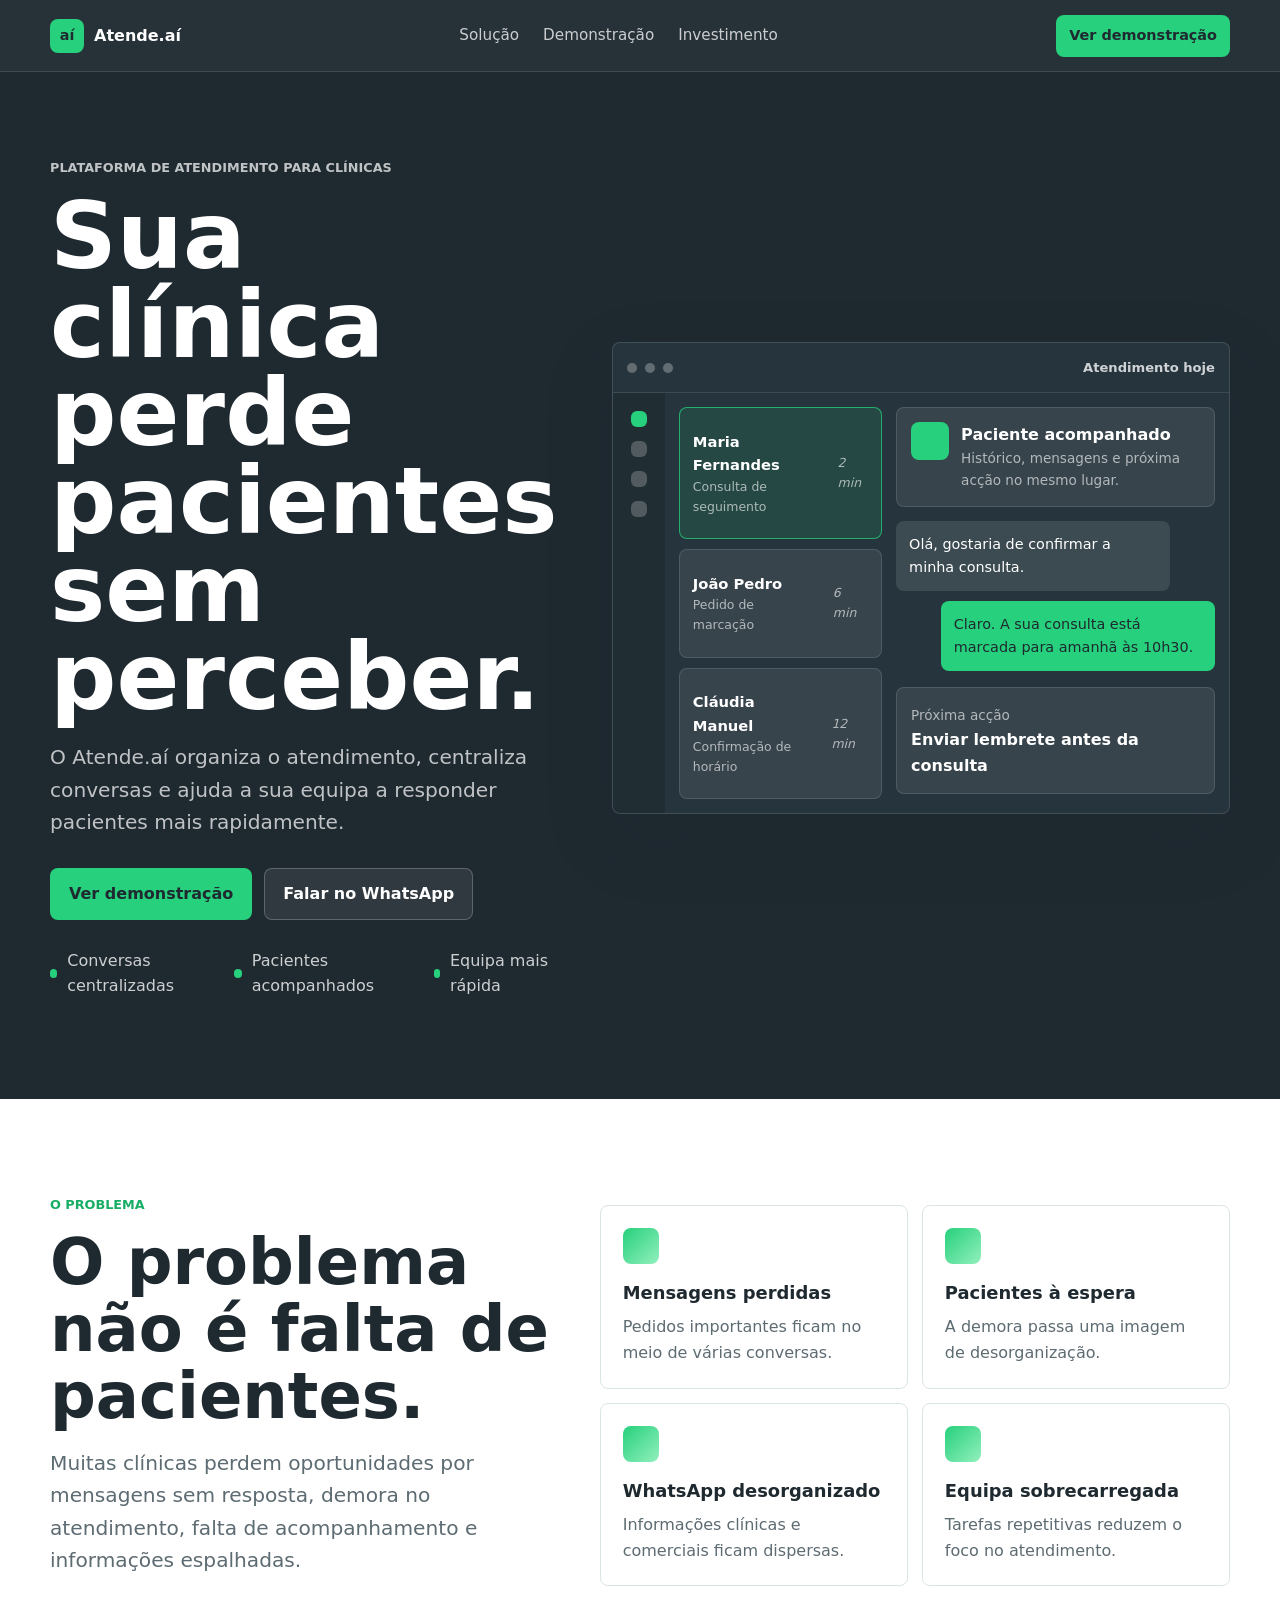
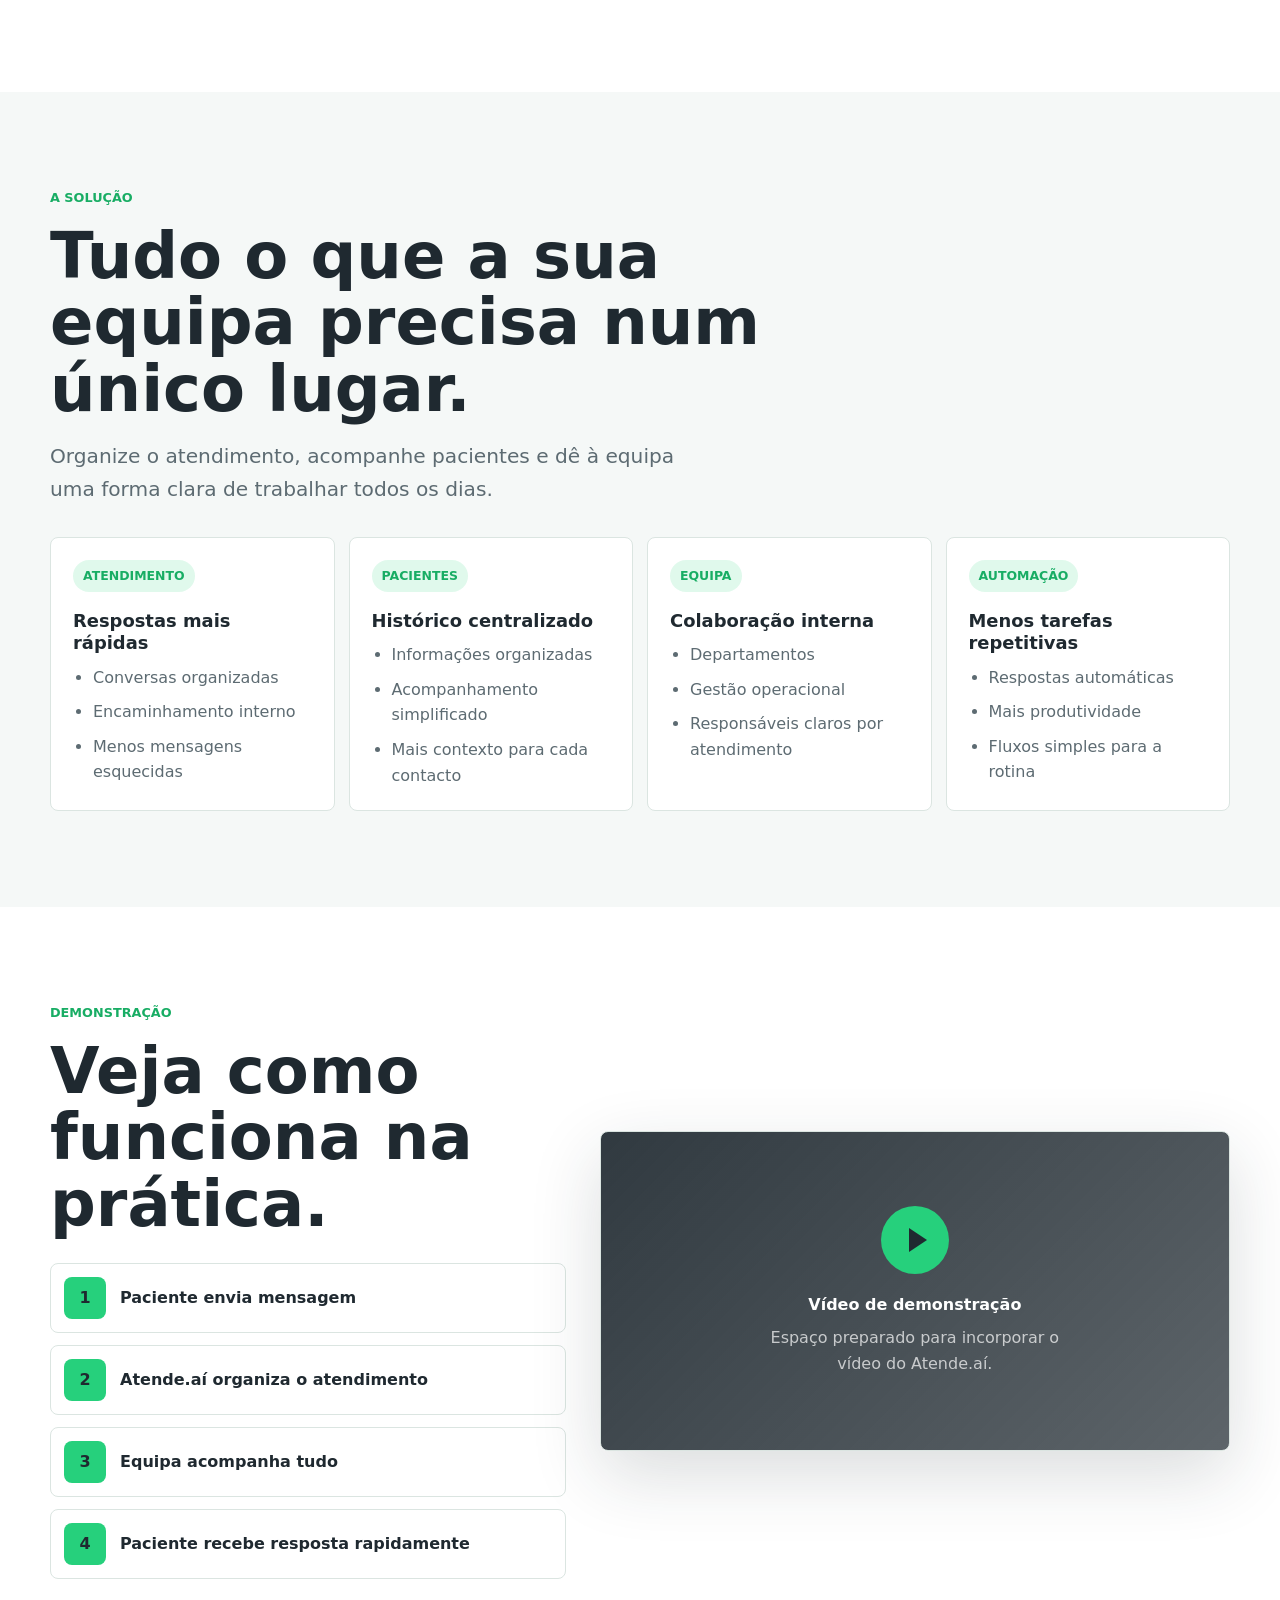
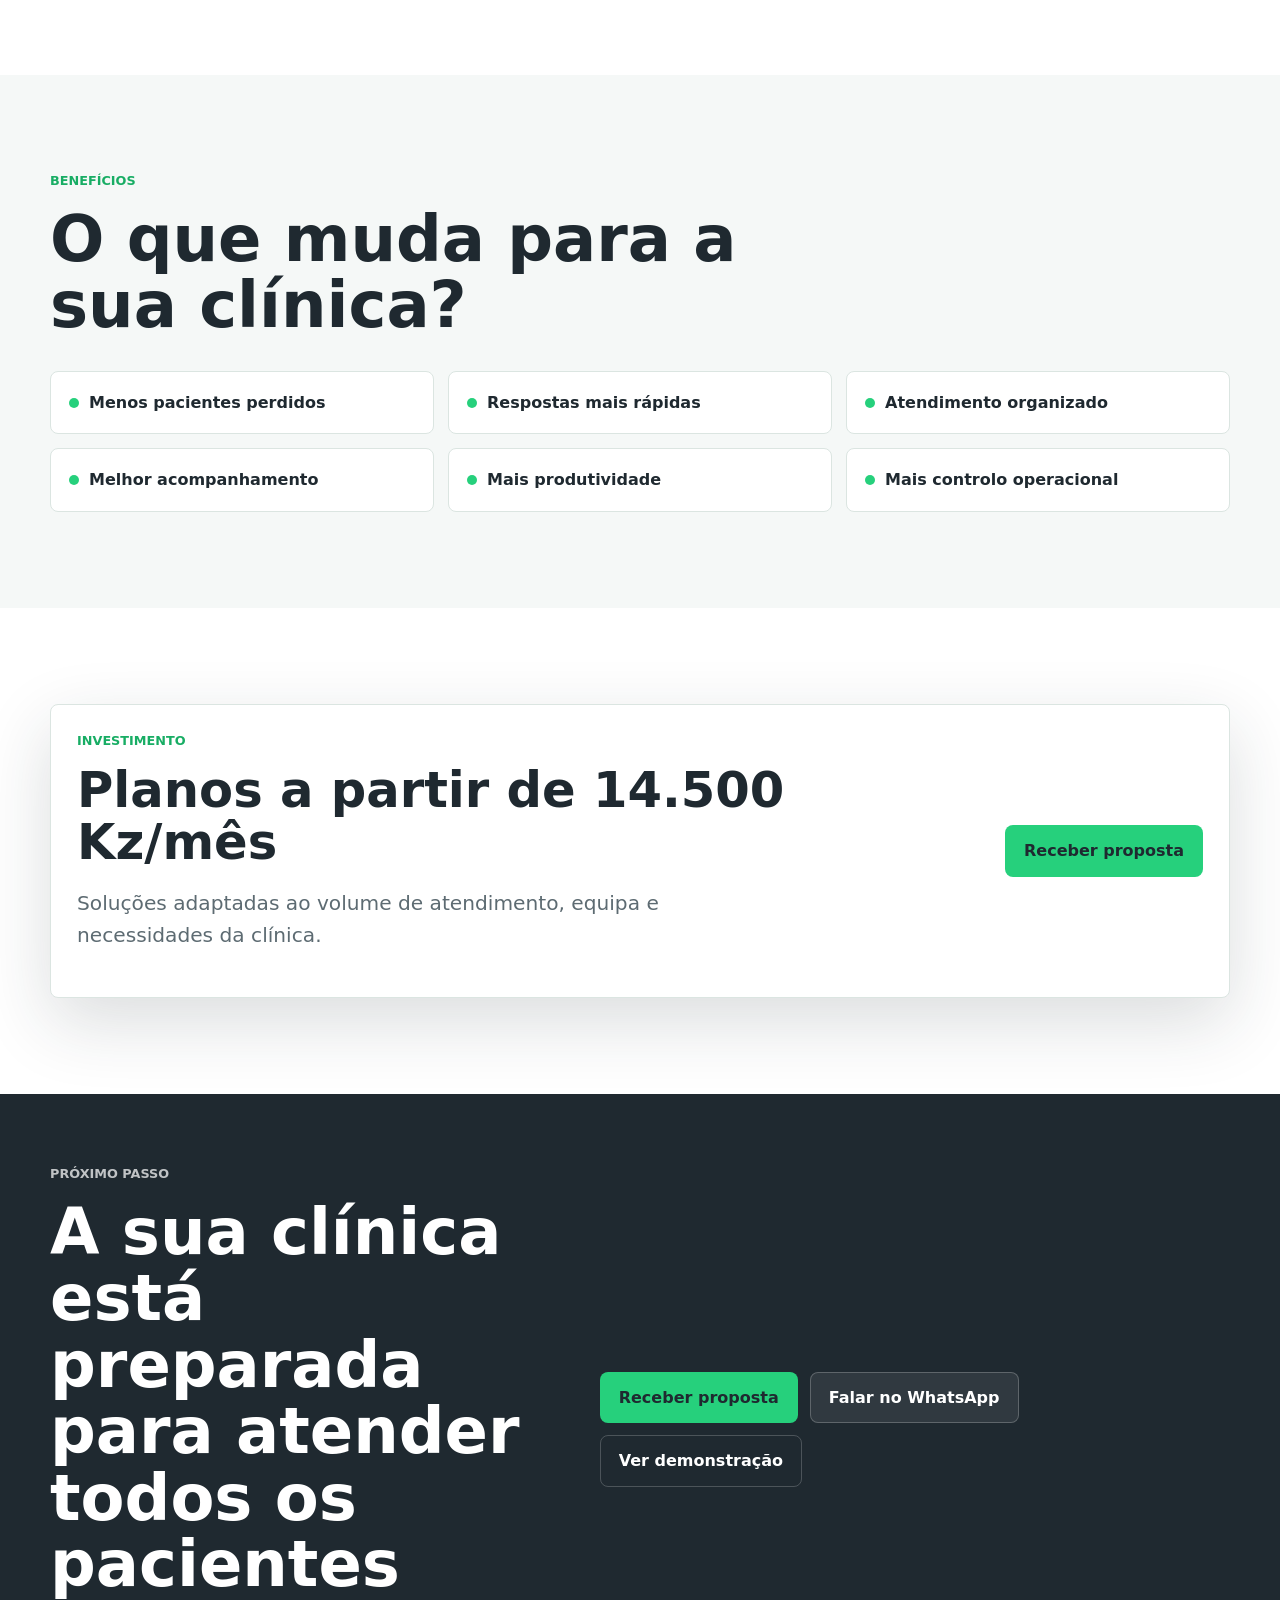
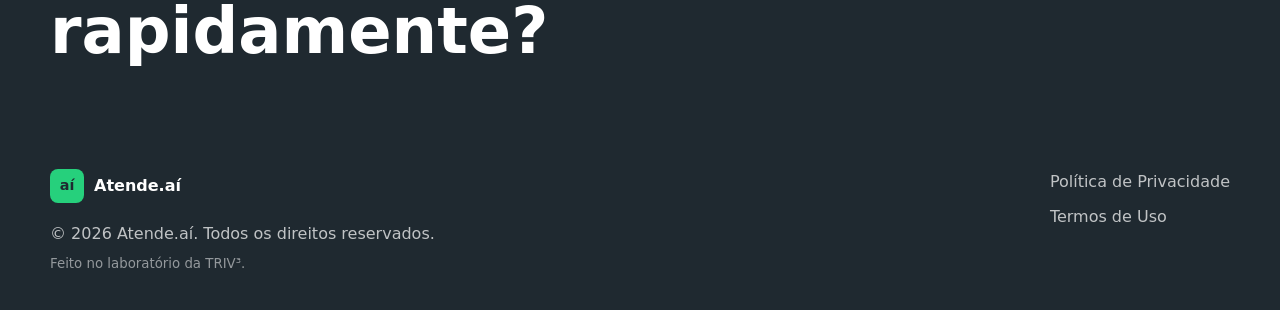
<file: index.html>
<!DOCTYPE html>
<html lang="pt-AO">
<head>
  <meta charset="UTF-8">
  <meta name="viewport" content="width=device-width, initial-scale=1.0">
  <meta name="description" content="Atende.aí organiza o atendimento da sua clínica, centraliza conversas e ajuda a equipa a responder pacientes mais rapidamente.">
  <meta name="theme-color" content="#1F2930">
  <meta property="og:title" content="Atende.aí | Atendimento organizado para clínicas">
  <meta property="og:description" content="Centralize conversas, acompanhe pacientes e torne o atendimento da sua clínica mais rápido e organizado.">
  <meta property="og:type" content="website">
  <meta property="og:url" content="https://atendeai.cc/">
  <title>Atende.aí | Atendimento organizado para clínicas</title>
  <link rel="stylesheet" href="style.css">
</head>
<body>
  <header class="site-header">
    <a class="brand" href="index.html" aria-label="Atende.aí">
      <span class="brand-mark" aria-hidden="true">aí</span>
      <span>Atende.aí</span>
    </a>
    <nav class="header-nav" aria-label="Navegação principal">
      <a href="#solucao">Solução</a>
      <a href="#demonstracao">Demonstração</a>
      <a href="#investimento">Investimento</a>
    </nav>
    <a class="header-cta" href="#demonstracao">Ver demonstração</a>
  </header>

  <main>
    <section class="hero section-dark" aria-labelledby="hero-title">
      <div class="section-shell hero-grid">
        <div class="hero-copy">
          <p class="eyebrow">Plataforma de atendimento para clínicas</p>
          <h1 id="hero-title">Sua clínica perde pacientes sem perceber.</h1>
          <p class="hero-lead">O Atende.aí organiza o atendimento, centraliza conversas e ajuda a sua equipa a responder pacientes mais rapidamente.</p>
          <div class="hero-actions" aria-label="Ações principais">
            <a class="button button-primary" href="#demonstracao">Ver demonstração</a>
            <a class="button button-secondary" href="https://wa.me/244000000000?text=Quero%20falar%20sobre%20o%20Atende.a%C3%AD">Falar no WhatsApp</a>
          </div>
          <ul class="trust-list" aria-label="Principais vantagens">
            <li>Conversas centralizadas</li>
            <li>Pacientes acompanhados</li>
            <li>Equipa mais rápida</li>
          </ul>
        </div>

        <div class="app-mockup" aria-label="Pré-visualização do sistema Atende.aí">
          <div class="mockup-topbar">
            <span></span>
            <span></span>
            <span></span>
            <strong>Atendimento hoje</strong>
          </div>
          <div class="mockup-body">
            <aside class="mockup-sidebar" aria-hidden="true">
              <span class="sidebar-dot active"></span>
              <span class="sidebar-dot"></span>
              <span class="sidebar-dot"></span>
              <span class="sidebar-dot"></span>
            </aside>
            <div class="mockup-panel">
              <div class="queue-card is-active">
                <div>
                  <strong>Maria Fernandes</strong>
                  <span>Consulta de seguimento</span>
                </div>
                <em>2 min</em>
              </div>
              <div class="queue-card">
                <div>
                  <strong>João Pedro</strong>
                  <span>Pedido de marcação</span>
                </div>
                <em>6 min</em>
              </div>
              <div class="queue-card">
                <div>
                  <strong>Cláudia Manuel</strong>
                  <span>Confirmação de horário</span>
                </div>
                <em>12 min</em>
              </div>
            </div>
            <div class="mockup-conversation">
              <div class="patient-status">
                <span></span>
                <div>
                  <strong>Paciente acompanhado</strong>
                  <p>Histórico, mensagens e próxima acção no mesmo lugar.</p>
                </div>
              </div>
              <div class="message incoming">Olá, gostaria de confirmar a minha consulta.</div>
              <div class="message outgoing">Claro. A sua consulta está marcada para amanhã às 10h30.</div>
              <div class="next-step">
                <span>Próxima acção</span>
                <strong>Enviar lembrete antes da consulta</strong>
              </div>
            </div>
          </div>
        </div>
      </div>
    </section>

    <section class="section section-light" aria-labelledby="problema-title">
      <div class="section-shell split-layout">
        <div>
          <p class="eyebrow dark">O problema</p>
          <h2 id="problema-title">O problema não é falta de pacientes.</h2>
          <p class="section-lead">Muitas clínicas perdem oportunidades por mensagens sem resposta, demora no atendimento, falta de acompanhamento e informações espalhadas.</p>
        </div>
        <div class="problem-grid" aria-label="Problemas comuns em clínicas">
          <article class="problem-card">
            <span class="card-icon" aria-hidden="true"></span>
            <h3>Mensagens perdidas</h3>
            <p>Pedidos importantes ficam no meio de várias conversas.</p>
          </article>
          <article class="problem-card">
            <span class="card-icon" aria-hidden="true"></span>
            <h3>Pacientes à espera</h3>
            <p>A demora passa uma imagem de desorganização.</p>
          </article>
          <article class="problem-card">
            <span class="card-icon" aria-hidden="true"></span>
            <h3>WhatsApp desorganizado</h3>
            <p>Informações clínicas e comerciais ficam dispersas.</p>
          </article>
          <article class="problem-card">
            <span class="card-icon" aria-hidden="true"></span>
            <h3>Equipa sobrecarregada</h3>
            <p>Tarefas repetitivas reduzem o foco no atendimento.</p>
          </article>
        </div>
      </div>
    </section>

    <section class="section section-muted" id="solucao" aria-labelledby="solucao-title">
      <div class="section-shell">
        <div class="section-heading">
          <p class="eyebrow dark">A solução</p>
          <h2 id="solucao-title">Tudo o que a sua equipa precisa num único lugar.</h2>
          <p class="section-lead">Organize o atendimento, acompanhe pacientes e dê à equipa uma forma clara de trabalhar todos os dias.</p>
        </div>
        <div class="pillars-grid">
          <article class="pillar-card">
            <span class="pillar-label">Atendimento</span>
            <h3>Respostas mais rápidas</h3>
            <ul>
              <li>Conversas organizadas</li>
              <li>Encaminhamento interno</li>
              <li>Menos mensagens esquecidas</li>
            </ul>
          </article>
          <article class="pillar-card">
            <span class="pillar-label">Pacientes</span>
            <h3>Histórico centralizado</h3>
            <ul>
              <li>Informações organizadas</li>
              <li>Acompanhamento simplificado</li>
              <li>Mais contexto para cada contacto</li>
            </ul>
          </article>
          <article class="pillar-card">
            <span class="pillar-label">Equipa</span>
            <h3>Colaboração interna</h3>
            <ul>
              <li>Departamentos</li>
              <li>Gestão operacional</li>
              <li>Responsáveis claros por atendimento</li>
            </ul>
          </article>
          <article class="pillar-card">
            <span class="pillar-label">Automação</span>
            <h3>Menos tarefas repetitivas</h3>
            <ul>
              <li>Respostas automáticas</li>
              <li>Mais produtividade</li>
              <li>Fluxos simples para a rotina</li>
            </ul>
          </article>
        </div>
      </div>
    </section>

    <section class="section section-light" id="demonstracao" aria-labelledby="demo-title">
      <div class="section-shell demo-grid">
        <div>
          <p class="eyebrow dark">Demonstração</p>
          <h2 id="demo-title">Veja como funciona na prática.</h2>
          <div class="flow-list" aria-label="Fluxo de atendimento">
            <div class="flow-step">
              <span>1</span>
              <p>Paciente envia mensagem</p>
            </div>
            <div class="flow-step">
              <span>2</span>
              <p>Atende.aí organiza o atendimento</p>
            </div>
            <div class="flow-step">
              <span>3</span>
              <p>Equipa acompanha tudo</p>
            </div>
            <div class="flow-step">
              <span>4</span>
              <p>Paciente recebe resposta rapidamente</p>
            </div>
          </div>
        </div>
        <div class="video-placeholder" aria-label="Espaço para vídeo de demonstração">
          <div class="play-button" aria-hidden="true"></div>
          <strong>Vídeo de demonstração</strong>
          <p>Espaço preparado para incorporar o vídeo do Atende.aí.</p>
        </div>
      </div>
    </section>

    <section class="section section-muted" aria-labelledby="beneficios-title">
      <div class="section-shell">
        <div class="section-heading">
          <p class="eyebrow dark">Benefícios</p>
          <h2 id="beneficios-title">O que muda para a sua clínica?</h2>
        </div>
        <div class="benefits-grid">
          <div class="benefit-item">Menos pacientes perdidos</div>
          <div class="benefit-item">Respostas mais rápidas</div>
          <div class="benefit-item">Atendimento organizado</div>
          <div class="benefit-item">Melhor acompanhamento</div>
          <div class="benefit-item">Mais produtividade</div>
          <div class="benefit-item">Mais controlo operacional</div>
        </div>
      </div>
    </section>

    <section class="section section-light" id="investimento" aria-labelledby="investimento-title">
      <div class="section-shell investment-card">
        <div>
          <p class="eyebrow dark">Investimento</p>
          <h2 id="investimento-title">Planos a partir de 14.500 Kz/mês</h2>
          <p class="section-lead">Soluções adaptadas ao volume de atendimento, equipa e necessidades da clínica.</p>
        </div>
        <a class="button button-primary" href="https://wa.me/244000000000?text=Quero%20receber%20uma%20proposta%20do%20Atende.a%C3%AD">Receber proposta</a>
      </div>
    </section>

    <section class="final-cta section-dark" aria-labelledby="final-title">
      <div class="section-shell final-cta-grid">
        <div>
          <p class="eyebrow">Próximo passo</p>
          <h2 id="final-title">A sua clínica está preparada para atender todos os pacientes rapidamente?</h2>
        </div>
        <div class="final-actions">
          <a class="button button-primary" href="https://wa.me/244000000000?text=Quero%20receber%20uma%20proposta%20do%20Atende.a%C3%AD">Receber proposta</a>
          <a class="button button-secondary" href="https://wa.me/244000000000?text=Quero%20falar%20sobre%20o%20Atende.a%C3%AD">Falar no WhatsApp</a>
          <a class="button button-ghost" href="#demonstracao">Ver demonstração</a>
        </div>
      </div>
    </section>
  </main>

  <footer class="site-footer">
    <div class="section-shell footer-grid">
      <div>
        <a class="brand" href="index.html" aria-label="Atende.aí">
          <span class="brand-mark" aria-hidden="true">aí</span>
          <span>Atende.aí</span>
        </a>
        <p>© 2026 Atende.aí. Todos os direitos reservados.</p>
        <small>Feito no laboratório da TRIV³.</small>
      </div>
      <nav class="footer-links" aria-label="Links legais">
        <a href="privacy.html">Política de Privacidade</a>
        <a href="terms.html">Termos de Uso</a>
      </nav>
    </div>
  </footer>
</body>
</html>
</file>
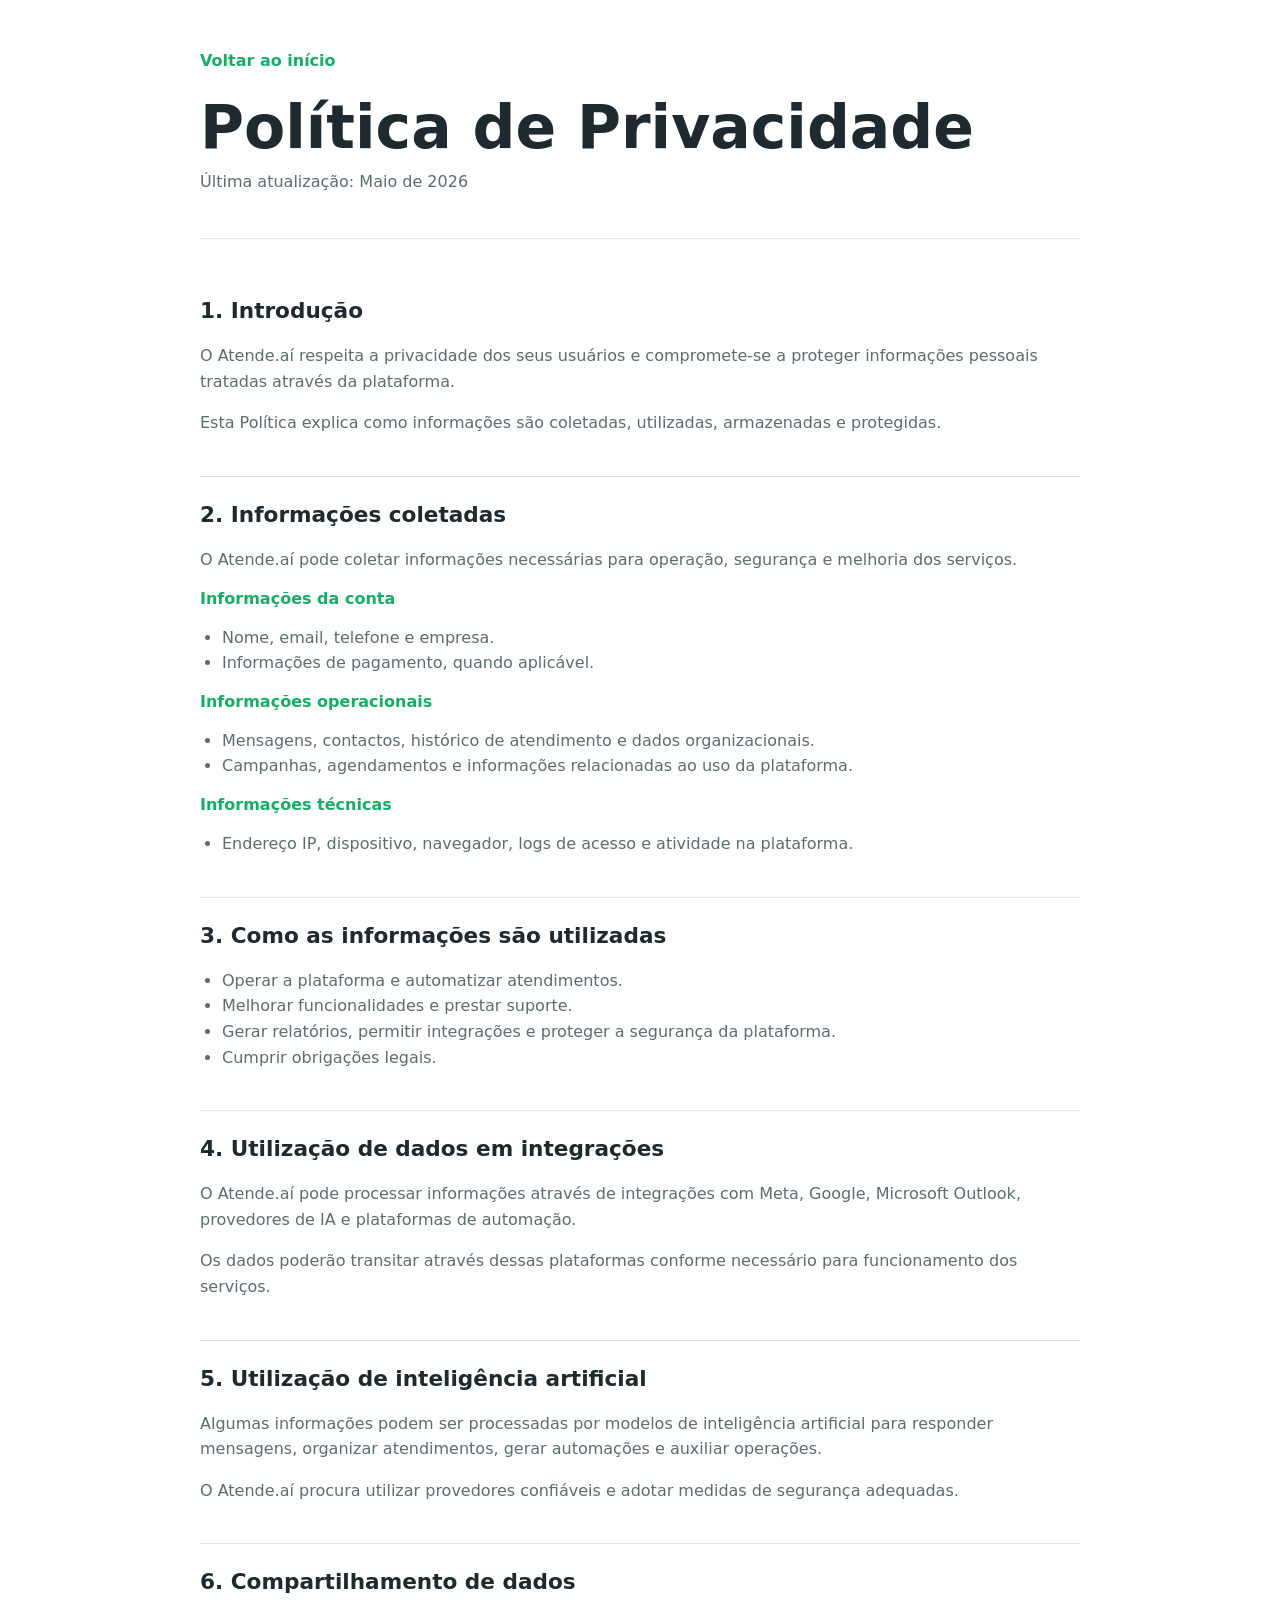
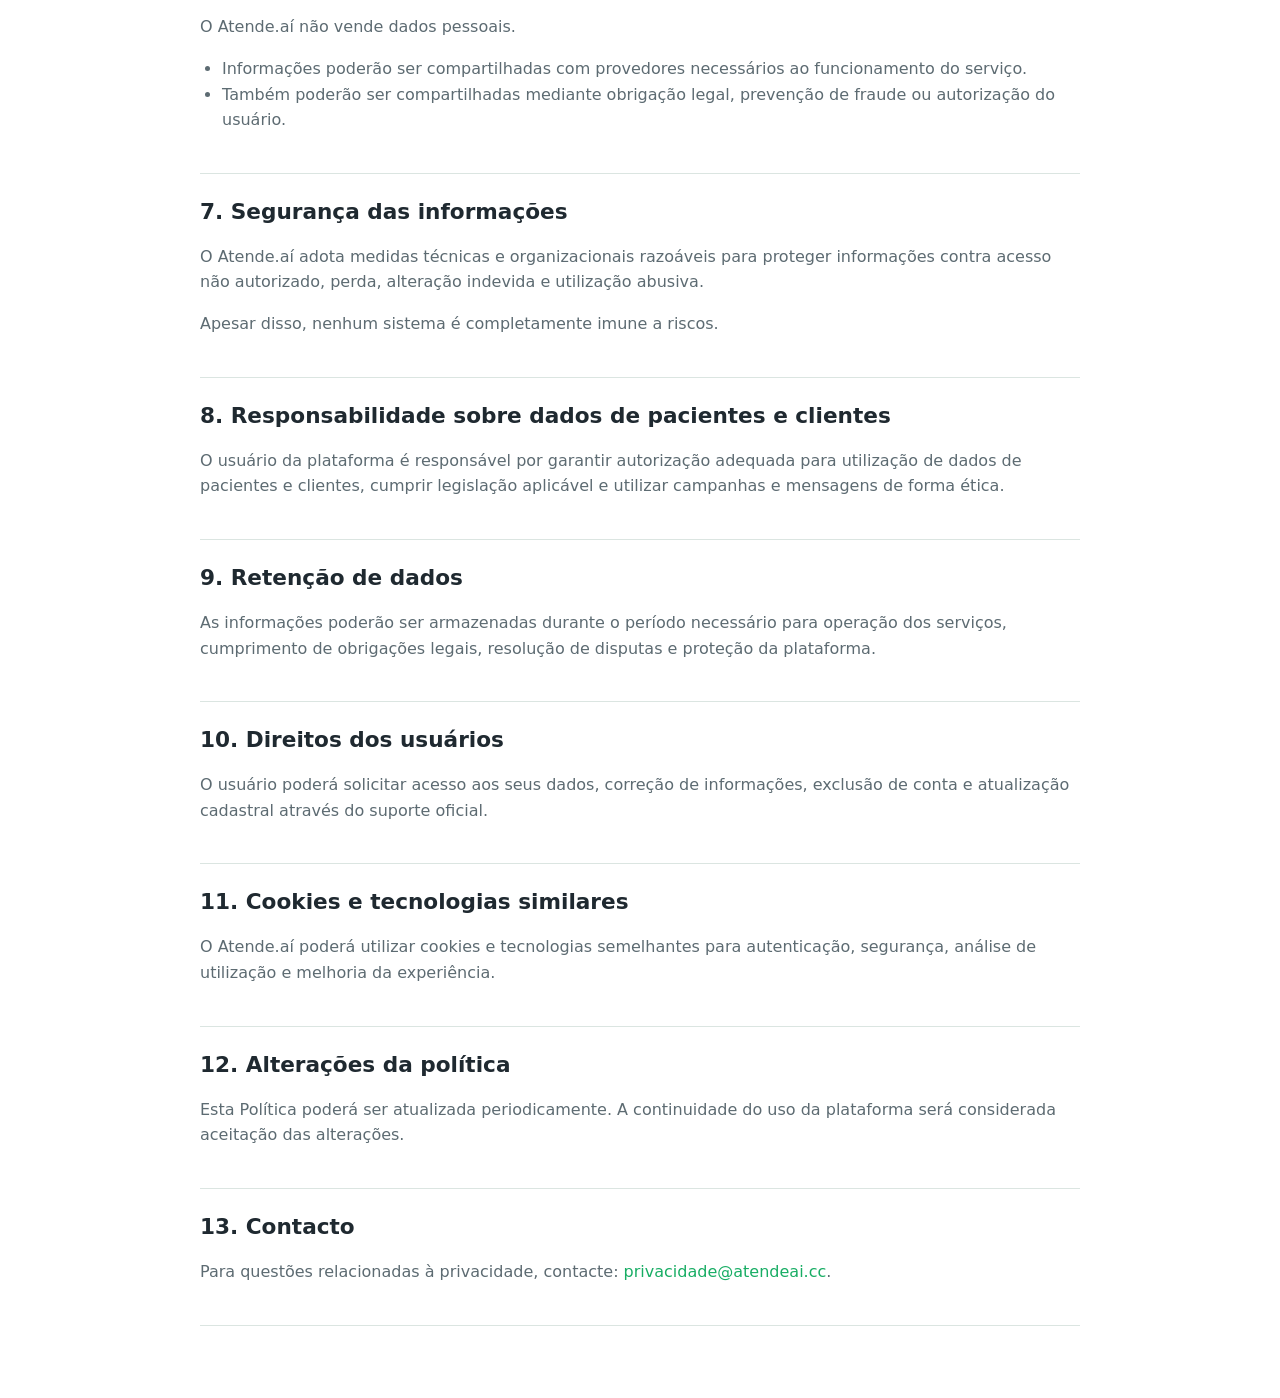
<file: privacy.html>
﻿<!DOCTYPE html>
<html lang="pt-AO">
<head>
  <meta charset="UTF-8">
  <meta name="viewport" content="width=device-width, initial-scale=1.0">
  <meta name="description" content="Política de Privacidade do Atende.aí.">
  <meta name="theme-color" content="#0f172a">
  <title>Política de Privacidade | Atende.aí</title>
  <link rel="stylesheet" href="style.css">
</head>
<body>
  <main class="legal-page">
    <header class="legal-header">
      <a href="index.html" class="back-link">Voltar ao início</a>
      <h1>Política de Privacidade</h1>
      <p>Última atualização: Maio de 2026</p>
    </header>

    <article class="legal-content">
      <section>
        <h2>1. Introdução</h2>
        <p>O Atende.aí respeita a privacidade dos seus usuários e compromete-se a proteger informações pessoais tratadas através da plataforma.</p>
        <p>Esta Política explica como informações são coletadas, utilizadas, armazenadas e protegidas.</p>
      </section>

      <section>
        <h2>2. Informações coletadas</h2>
        <p>O Atende.aí pode coletar informações necessárias para operação, segurança e melhoria dos serviços.</p>
        <h3>Informações da conta</h3>
        <ul>
          <li>Nome, email, telefone e empresa.</li>
          <li>Informações de pagamento, quando aplicável.</li>
        </ul>
        <h3>Informações operacionais</h3>
        <ul>
          <li>Mensagens, contactos, histórico de atendimento e dados organizacionais.</li>
          <li>Campanhas, agendamentos e informações relacionadas ao uso da plataforma.</li>
        </ul>
        <h3>Informações técnicas</h3>
        <ul>
          <li>Endereço IP, dispositivo, navegador, logs de acesso e atividade na plataforma.</li>
        </ul>
      </section>

      <section>
        <h2>3. Como as informações são utilizadas</h2>
        <ul>
          <li>Operar a plataforma e automatizar atendimentos.</li>
          <li>Melhorar funcionalidades e prestar suporte.</li>
          <li>Gerar relatórios, permitir integrações e proteger a segurança da plataforma.</li>
          <li>Cumprir obrigações legais.</li>
        </ul>
      </section>

      <section>
        <h2>4. Utilização de dados em integrações</h2>
        <p>O Atende.aí pode processar informações através de integrações com Meta, Google, Microsoft Outlook, provedores de IA e plataformas de automação.</p>
        <p>Os dados poderão transitar através dessas plataformas conforme necessário para funcionamento dos serviços.</p>
      </section>

      <section>
        <h2>5. Utilização de inteligência artificial</h2>
        <p>Algumas informações podem ser processadas por modelos de inteligência artificial para responder mensagens, organizar atendimentos, gerar automações e auxiliar operações.</p>
        <p>O Atende.aí procura utilizar provedores confiáveis e adotar medidas de segurança adequadas.</p>
      </section>

      <section>
        <h2>6. Compartilhamento de dados</h2>
        <p>O Atende.aí não vende dados pessoais.</p>
        <ul>
          <li>Informações poderão ser compartilhadas com provedores necessários ao funcionamento do serviço.</li>
          <li>Também poderão ser compartilhadas mediante obrigação legal, prevenção de fraude ou autorização do usuário.</li>
        </ul>
      </section>

      <section>
        <h2>7. Segurança das informações</h2>
        <p>O Atende.aí adota medidas técnicas e organizacionais razoáveis para proteger informações contra acesso não autorizado, perda, alteração indevida e utilização abusiva.</p>
        <p>Apesar disso, nenhum sistema é completamente imune a riscos.</p>
      </section>

      <section>
        <h2>8. Responsabilidade sobre dados de pacientes e clientes</h2>
        <p>O usuário da plataforma é responsável por garantir autorização adequada para utilização de dados de pacientes e clientes, cumprir legislação aplicável e utilizar campanhas e mensagens de forma ética.</p>
      </section>

      <section>
        <h2>9. Retenção de dados</h2>
        <p>As informações poderão ser armazenadas durante o período necessário para operação dos serviços, cumprimento de obrigações legais, resolução de disputas e proteção da plataforma.</p>
      </section>

      <section>
        <h2>10. Direitos dos usuários</h2>
        <p>O usuário poderá solicitar acesso aos seus dados, correção de informações, exclusão de conta e atualização cadastral através do suporte oficial.</p>
      </section>

      <section>
        <h2>11. Cookies e tecnologias similares</h2>
        <p>O Atende.aí poderá utilizar cookies e tecnologias semelhantes para autenticação, segurança, análise de utilização e melhoria da experiência.</p>
      </section>

      <section>
        <h2>12. Alterações da política</h2>
        <p>Esta Política poderá ser atualizada periodicamente. A continuidade do uso da plataforma será considerada aceitação das alterações.</p>
      </section>

      <section>
        <h2>13. Contacto</h2>
        <p>Para questões relacionadas à privacidade, contacte: <a href="mailto:privacidade@atendeai.cc">privacidade@atendeai.cc</a>.</p>
      </section>
    </article>
  </main>
</body>
</html>
</file>
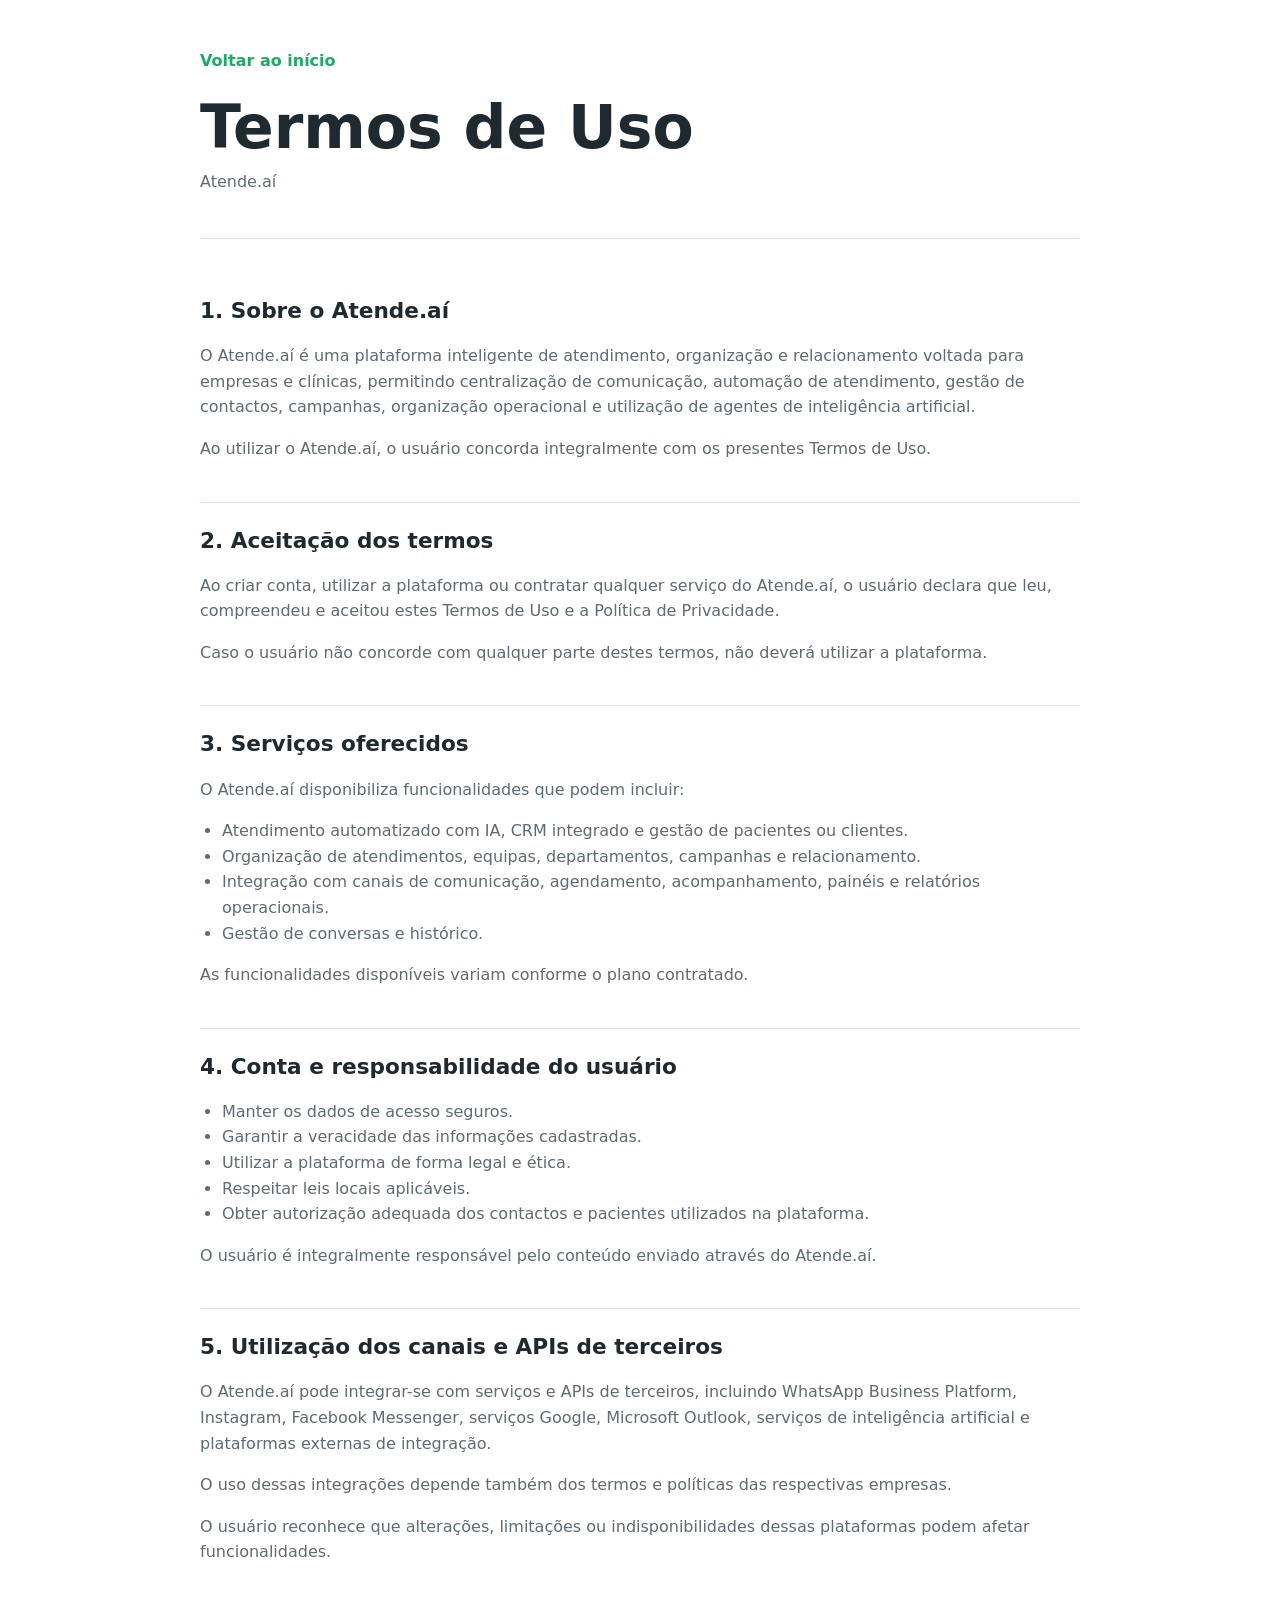
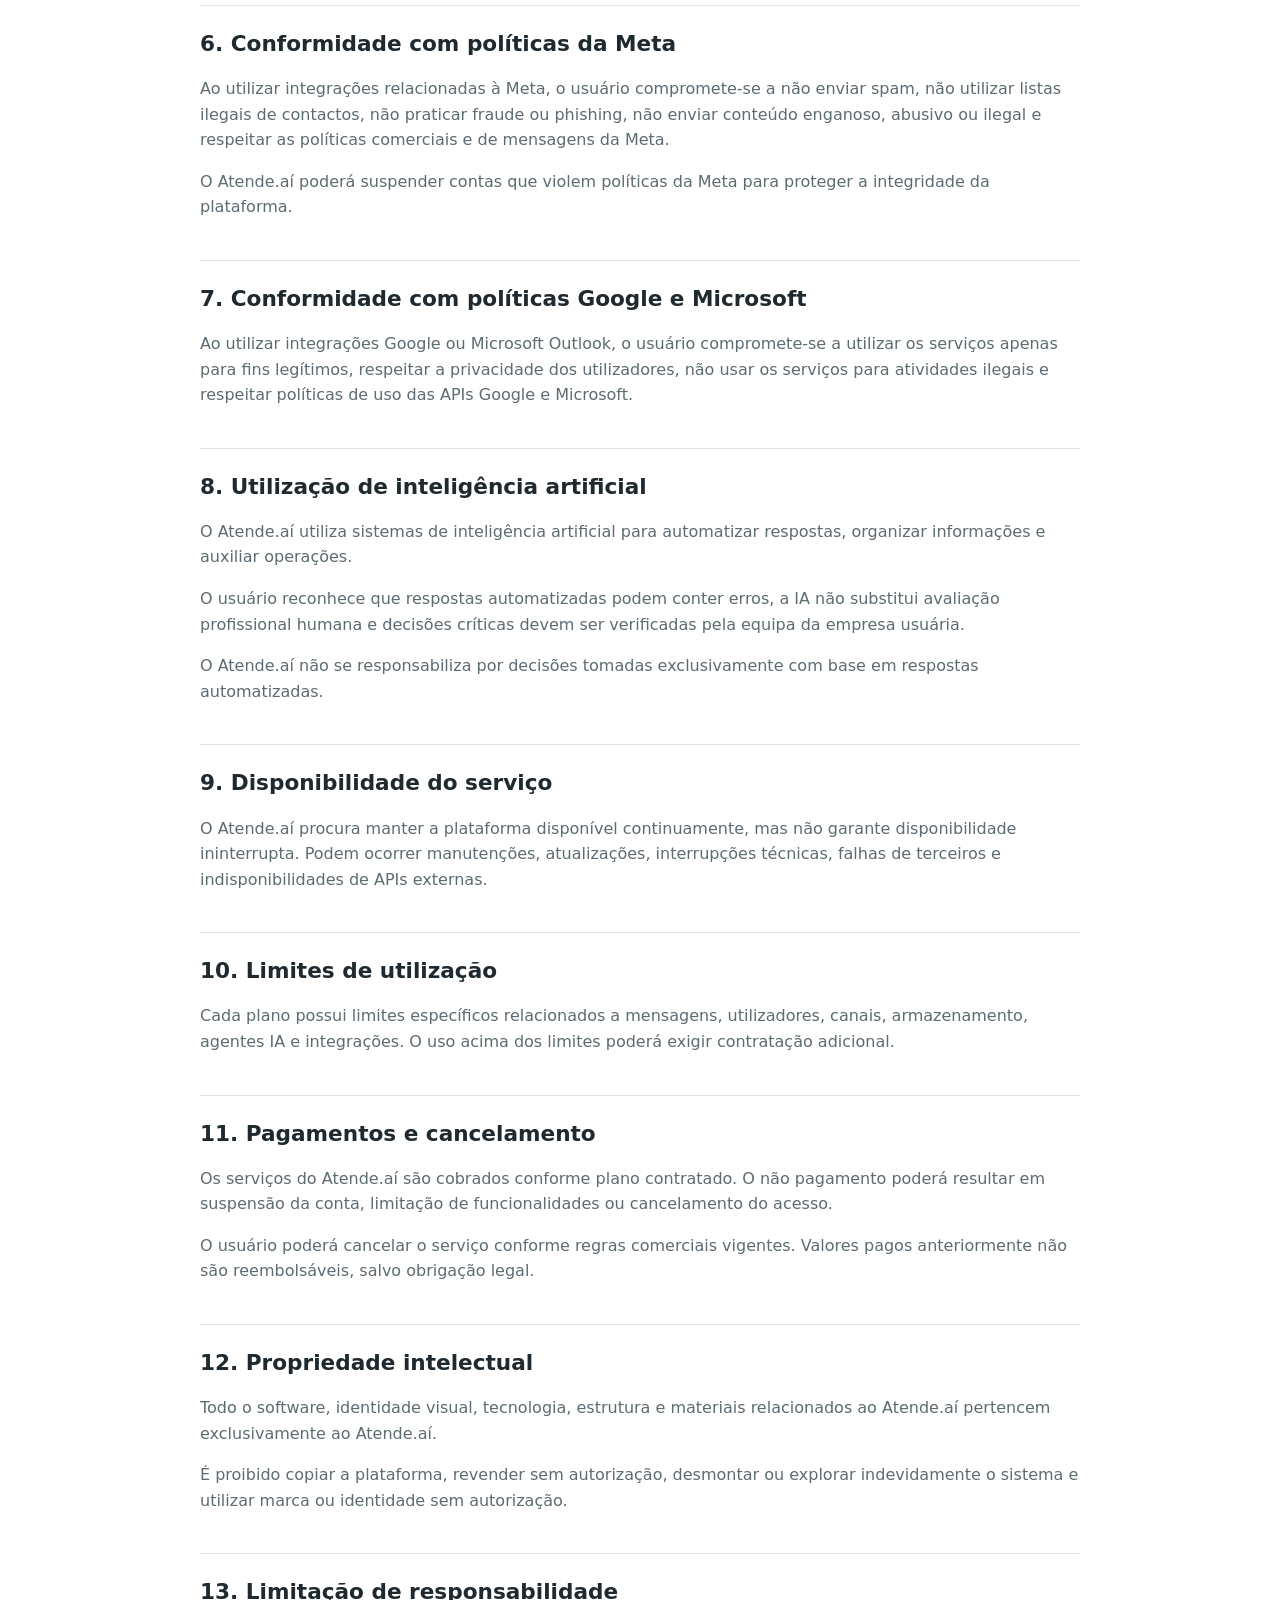
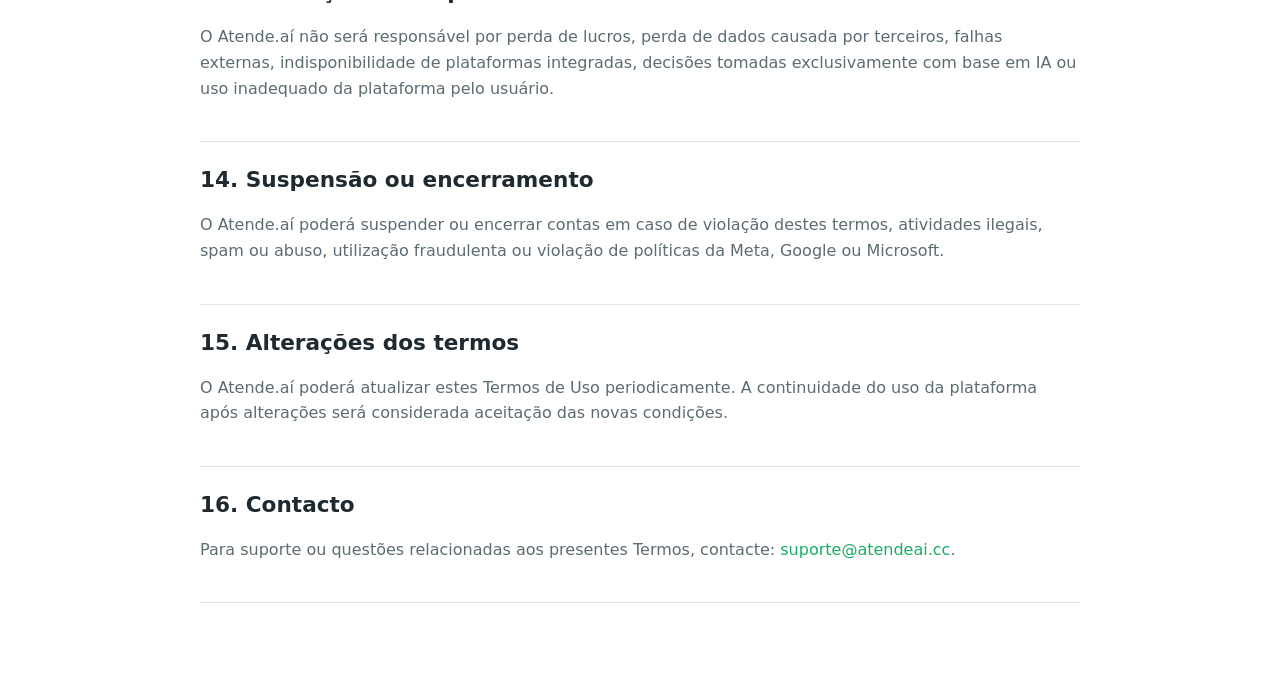
<file: terms.html>
﻿<!DOCTYPE html>
<html lang="pt-AO">
<head>
  <meta charset="UTF-8">
  <meta name="viewport" content="width=device-width, initial-scale=1.0">
  <meta name="description" content="Termos de Uso do Atende.aí.">
  <meta name="theme-color" content="#0f172a">
  <title>Termos de Uso | Atende.aí</title>
  <link rel="stylesheet" href="style.css">
</head>
<body>
  <main class="legal-page">
    <header class="legal-header">
      <a href="index.html" class="back-link">Voltar ao início</a>
      <h1>Termos de Uso</h1>
      <p>Atende.aí</p>
    </header>

    <article class="legal-content">
      <section>
        <h2>1. Sobre o Atende.aí</h2>
        <p>O Atende.aí é uma plataforma inteligente de atendimento, organização e relacionamento voltada para empresas e clínicas, permitindo centralização de comunicação, automação de atendimento, gestão de contactos, campanhas, organização operacional e utilização de agentes de inteligência artificial.</p>
        <p>Ao utilizar o Atende.aí, o usuário concorda integralmente com os presentes Termos de Uso.</p>
      </section>

      <section>
        <h2>2. Aceitação dos termos</h2>
        <p>Ao criar conta, utilizar a plataforma ou contratar qualquer serviço do Atende.aí, o usuário declara que leu, compreendeu e aceitou estes Termos de Uso e a Política de Privacidade.</p>
        <p>Caso o usuário não concorde com qualquer parte destes termos, não deverá utilizar a plataforma.</p>
      </section>

      <section>
        <h2>3. Serviços oferecidos</h2>
        <p>O Atende.aí disponibiliza funcionalidades que podem incluir:</p>
        <ul>
          <li>Atendimento automatizado com IA, CRM integrado e gestão de pacientes ou clientes.</li>
          <li>Organização de atendimentos, equipas, departamentos, campanhas e relacionamento.</li>
          <li>Integração com canais de comunicação, agendamento, acompanhamento, painéis e relatórios operacionais.</li>
          <li>Gestão de conversas e histórico.</li>
        </ul>
        <p>As funcionalidades disponíveis variam conforme o plano contratado.</p>
      </section>

      <section>
        <h2>4. Conta e responsabilidade do usuário</h2>
        <ul>
          <li>Manter os dados de acesso seguros.</li>
          <li>Garantir a veracidade das informações cadastradas.</li>
          <li>Utilizar a plataforma de forma legal e ética.</li>
          <li>Respeitar leis locais aplicáveis.</li>
          <li>Obter autorização adequada dos contactos e pacientes utilizados na plataforma.</li>
        </ul>
        <p>O usuário é integralmente responsável pelo conteúdo enviado através do Atende.aí.</p>
      </section>

      <section>
        <h2>5. Utilização dos canais e APIs de terceiros</h2>
        <p>O Atende.aí pode integrar-se com serviços e APIs de terceiros, incluindo WhatsApp Business Platform, Instagram, Facebook Messenger, serviços Google, Microsoft Outlook, serviços de inteligência artificial e plataformas externas de integração.</p>
        <p>O uso dessas integrações depende também dos termos e políticas das respectivas empresas.</p>
        <p>O usuário reconhece que alterações, limitações ou indisponibilidades dessas plataformas podem afetar funcionalidades.</p>
      </section>

      <section>
        <h2>6. Conformidade com políticas da Meta</h2>
        <p>Ao utilizar integrações relacionadas à Meta, o usuário compromete-se a não enviar spam, não utilizar listas ilegais de contactos, não praticar fraude ou phishing, não enviar conteúdo enganoso, abusivo ou ilegal e respeitar as políticas comerciais e de mensagens da Meta.</p>
        <p>O Atende.aí poderá suspender contas que violem políticas da Meta para proteger a integridade da plataforma.</p>
      </section>

      <section>
        <h2>7. Conformidade com políticas Google e Microsoft</h2>
        <p>Ao utilizar integrações Google ou Microsoft Outlook, o usuário compromete-se a utilizar os serviços apenas para fins legítimos, respeitar a privacidade dos utilizadores, não usar os serviços para atividades ilegais e respeitar políticas de uso das APIs Google e Microsoft.</p>
      </section>

      <section>
        <h2>8. Utilização de inteligência artificial</h2>
        <p>O Atende.aí utiliza sistemas de inteligência artificial para automatizar respostas, organizar informações e auxiliar operações.</p>
        <p>O usuário reconhece que respostas automatizadas podem conter erros, a IA não substitui avaliação profissional humana e decisões críticas devem ser verificadas pela equipa da empresa usuária.</p>
        <p>O Atende.aí não se responsabiliza por decisões tomadas exclusivamente com base em respostas automatizadas.</p>
      </section>

      <section>
        <h2>9. Disponibilidade do serviço</h2>
        <p>O Atende.aí procura manter a plataforma disponível continuamente, mas não garante disponibilidade ininterrupta. Podem ocorrer manutenções, atualizações, interrupções técnicas, falhas de terceiros e indisponibilidades de APIs externas.</p>
      </section>

      <section>
        <h2>10. Limites de utilização</h2>
        <p>Cada plano possui limites específicos relacionados a mensagens, utilizadores, canais, armazenamento, agentes IA e integrações. O uso acima dos limites poderá exigir contratação adicional.</p>
      </section>

      <section>
        <h2>11. Pagamentos e cancelamento</h2>
        <p>Os serviços do Atende.aí são cobrados conforme plano contratado. O não pagamento poderá resultar em suspensão da conta, limitação de funcionalidades ou cancelamento do acesso.</p>
        <p>O usuário poderá cancelar o serviço conforme regras comerciais vigentes. Valores pagos anteriormente não são reembolsáveis, salvo obrigação legal.</p>
      </section>

      <section>
        <h2>12. Propriedade intelectual</h2>
        <p>Todo o software, identidade visual, tecnologia, estrutura e materiais relacionados ao Atende.aí pertencem exclusivamente ao Atende.aí.</p>
        <p>É proibido copiar a plataforma, revender sem autorização, desmontar ou explorar indevidamente o sistema e utilizar marca ou identidade sem autorização.</p>
      </section>

      <section>
        <h2>13. Limitação de responsabilidade</h2>
        <p>O Atende.aí não será responsável por perda de lucros, perda de dados causada por terceiros, falhas externas, indisponibilidade de plataformas integradas, decisões tomadas exclusivamente com base em IA ou uso inadequado da plataforma pelo usuário.</p>
      </section>

      <section>
        <h2>14. Suspensão ou encerramento</h2>
        <p>O Atende.aí poderá suspender ou encerrar contas em caso de violação destes termos, atividades ilegais, spam ou abuso, utilização fraudulenta ou violação de políticas da Meta, Google ou Microsoft.</p>
      </section>

      <section>
        <h2>15. Alterações dos termos</h2>
        <p>O Atende.aí poderá atualizar estes Termos de Uso periodicamente. A continuidade do uso da plataforma após alterações será considerada aceitação das novas condições.</p>
      </section>

      <section>
        <h2>16. Contacto</h2>
        <p>Para suporte ou questões relacionadas aos presentes Termos, contacte: <a href="mailto:suporte@atendeai.cc">suporte@atendeai.cc</a>.</p>
      </section>
    </article>
  </main>
</body>
</html>
</file>
<file: style.css>
:root {
  color-scheme: light;
  --ink: #1f2930;
  --ink-soft: #33424a;
  --mint: #26d07c;
  --mint-dark: #18ad64;
  --white: #ffffff;
  --paper: #f5f8f7;
  --paper-strong: #eef4f1;
  --muted: #5d6b72;
  --line: #dbe5e1;
  --shadow: 0 24px 70px rgba(31, 41, 48, 0.16);
  --radius: 8px;
  --focus: #f0c94a;
}

* {
  box-sizing: border-box;
}

html {
  scroll-behavior: smooth;
}

body {
  min-height: 100vh;
  margin: 0;
  font-family: Inter, ui-sans-serif, system-ui, -apple-system, BlinkMacSystemFont, "Segoe UI", Arial, sans-serif;
  background: var(--white);
  color: var(--ink);
  line-height: 1.6;
  text-rendering: optimizeLegibility;
}

a {
  color: inherit;
}

a:focus-visible,
button:focus-visible {
  outline: 3px solid var(--focus);
  outline-offset: 4px;
}

img,
svg {
  max-width: 100%;
}

h1,
h2,
h3,
p {
  margin-top: 0;
}

h1,
h2,
h3 {
  letter-spacing: 0;
}

h1 {
  margin-bottom: 20px;
  font-size: clamp(2.65rem, 11vw, 5.8rem);
  line-height: 0.95;
}

h2 {
  margin-bottom: 18px;
  font-size: clamp(2rem, 6.8vw, 4rem);
  line-height: 1.04;
}

h3 {
  margin-bottom: 10px;
  font-size: 1.12rem;
  line-height: 1.25;
}

p {
  color: var(--muted);
}

.site-header {
  position: sticky;
  top: 0;
  z-index: 20;
  display: flex;
  min-height: 72px;
  align-items: center;
  justify-content: space-between;
  gap: 18px;
  padding: 14px max(18px, calc((100vw - 1180px) / 2));
  border-bottom: 1px solid rgba(255, 255, 255, 0.12);
  background: rgba(31, 41, 48, 0.96);
  color: var(--white);
  backdrop-filter: blur(14px);
}

.brand {
  display: inline-flex;
  align-items: center;
  gap: 10px;
  color: inherit;
  font-size: 1rem;
  font-weight: 800;
  text-decoration: none;
  white-space: nowrap;
}

.brand-mark {
  display: inline-flex;
  width: 34px;
  height: 34px;
  align-items: center;
  justify-content: center;
  border-radius: var(--radius);
  background: var(--mint);
  color: var(--ink);
  font-size: 0.9rem;
  font-weight: 900;
}

.header-nav {
  display: none;
  align-items: center;
  gap: 24px;
  color: rgba(255, 255, 255, 0.76);
  font-size: 0.95rem;
}

.header-nav a,
.header-cta,
.footer-links a,
.legal-links a,
.legal-content a,
.back-link {
  text-decoration: none;
}

.header-nav a:hover,
.footer-links a:hover,
.legal-links a:hover,
.legal-content a:hover,
.back-link:hover {
  color: var(--mint);
}

.header-cta {
  display: inline-flex;
  min-height: 42px;
  align-items: center;
  justify-content: center;
  border-radius: var(--radius);
  background: var(--mint);
  color: var(--ink);
  padding: 9px 13px;
  font-size: 0.9rem;
  font-weight: 800;
}

.section-shell {
  width: min(1180px, calc(100% - 36px));
  margin: 0 auto;
}

.section-dark {
  background: var(--ink);
  color: var(--white);
}

.section-dark p {
  color: rgba(255, 255, 255, 0.72);
}

.section-light {
  background: var(--white);
}

.section-muted {
  background: var(--paper);
}

.section {
  padding: 72px 0;
}

.hero {
  padding: 64px 0 76px;
}

.hero-grid {
  display: grid;
  gap: 42px;
  align-items: center;
}

.eyebrow {
  margin-bottom: 14px;
  color: var(--mint);
  font-size: 0.8rem;
  font-weight: 900;
  letter-spacing: 0;
  text-transform: uppercase;
}

.eyebrow.dark {
  color: var(--mint-dark);
}

.hero-lead,
.section-lead {
  max-width: 660px;
  font-size: clamp(1.05rem, 2.4vw, 1.26rem);
}

.hero-actions,
.final-actions {
  display: flex;
  flex-direction: column;
  gap: 12px;
  margin-top: 30px;
}

.button {
  display: inline-flex;
  min-height: 50px;
  align-items: center;
  justify-content: center;
  border: 1px solid transparent;
  border-radius: var(--radius);
  padding: 12px 18px;
  font-weight: 850;
  text-align: center;
  text-decoration: none;
  transition: background 160ms ease, border-color 160ms ease, color 160ms ease, transform 160ms ease;
}

.button:hover {
  transform: translateY(-1px);
}

.button-primary {
  background: var(--mint);
  color: var(--ink);
}

.button-primary:hover {
  background: var(--mint-dark);
  color: var(--white);
}

.button-secondary {
  border-color: rgba(255, 255, 255, 0.22);
  background: rgba(255, 255, 255, 0.08);
  color: var(--white);
}

.button-secondary:hover {
  border-color: var(--mint);
}

.button-ghost {
  border-color: rgba(255, 255, 255, 0.2);
  color: var(--white);
}

.trust-list {
  display: grid;
  gap: 10px;
  margin: 28px 0 0;
  padding: 0;
  color: rgba(255, 255, 255, 0.78);
  list-style: none;
}

.trust-list li {
  display: flex;
  align-items: center;
  gap: 10px;
}

.trust-list li::before {
  content: "";
  width: 9px;
  height: 9px;
  border-radius: 999px;
  background: var(--mint);
}

.app-mockup {
  border: 1px solid rgba(255, 255, 255, 0.12);
  border-radius: var(--radius);
  background: #26353d;
  box-shadow: var(--shadow);
  overflow: hidden;
}

.mockup-topbar {
  display: flex;
  align-items: center;
  gap: 8px;
  padding: 14px;
  border-bottom: 1px solid rgba(255, 255, 255, 0.1);
}

.mockup-topbar span {
  width: 10px;
  height: 10px;
  border-radius: 999px;
  background: rgba(255, 255, 255, 0.28);
}

.mockup-topbar strong {
  margin-left: auto;
  color: rgba(255, 255, 255, 0.78);
  font-size: 0.82rem;
}

.mockup-body {
  display: grid;
  grid-template-columns: 44px 1fr;
  min-height: 420px;
}

.mockup-sidebar {
  display: flex;
  flex-direction: column;
  align-items: center;
  gap: 14px;
  padding: 18px 10px;
  background: rgba(0, 0, 0, 0.16);
}

.sidebar-dot {
  width: 16px;
  height: 16px;
  border-radius: 6px;
  background: rgba(255, 255, 255, 0.22);
}

.sidebar-dot.active {
  background: var(--mint);
}

.mockup-panel {
  display: grid;
  gap: 10px;
  padding: 14px;
}

.queue-card,
.patient-status,
.next-step {
  border: 1px solid rgba(255, 255, 255, 0.12);
  border-radius: var(--radius);
  background: rgba(255, 255, 255, 0.08);
}

.queue-card {
  display: flex;
  align-items: center;
  justify-content: space-between;
  gap: 14px;
  padding: 13px;
}

.queue-card strong,
.queue-card span,
.queue-card em {
  display: block;
}

.queue-card strong {
  color: var(--white);
  font-size: 0.92rem;
}

.queue-card span,
.queue-card em {
  color: rgba(255, 255, 255, 0.62);
  font-size: 0.78rem;
}

.queue-card.is-active {
  border-color: rgba(38, 208, 124, 0.75);
  background: rgba(38, 208, 124, 0.12);
}

.mockup-conversation {
  display: none;
  padding: 14px 14px 18px 0;
}

.patient-status {
  display: flex;
  gap: 12px;
  margin-bottom: 14px;
  padding: 14px;
}

.patient-status > span {
  flex: 0 0 38px;
  width: 38px;
  height: 38px;
  border-radius: var(--radius);
  background: var(--mint);
}

.patient-status strong,
.next-step strong {
  display: block;
  color: var(--white);
}

.patient-status p,
.next-step span {
  margin: 0;
  color: rgba(255, 255, 255, 0.62);
  font-size: 0.85rem;
}

.message {
  width: fit-content;
  max-width: 86%;
  margin-bottom: 10px;
  border-radius: var(--radius);
  padding: 12px 13px;
  color: var(--white);
  font-size: 0.9rem;
}

.message.incoming {
  background: rgba(255, 255, 255, 0.1);
}

.message.outgoing {
  margin-left: auto;
  background: var(--mint);
  color: var(--ink);
}

.next-step {
  margin-top: 16px;
  padding: 14px;
}

.split-layout,
.demo-grid,
.final-cta-grid,
.footer-grid {
  display: grid;
  gap: 34px;
}

.problem-grid,
.pillars-grid,
.benefits-grid {
  display: grid;
  gap: 14px;
}

.problem-card,
.pillar-card,
.benefit-item,
.investment-card {
  border: 1px solid var(--line);
  border-radius: var(--radius);
  background: var(--white);
}

.problem-card,
.pillar-card {
  padding: 22px;
}

.problem-card p,
.pillar-card li {
  margin-bottom: 0;
  color: var(--muted);
}

.card-icon {
  display: block;
  width: 36px;
  height: 36px;
  margin-bottom: 18px;
  border-radius: var(--radius);
  background: linear-gradient(135deg, var(--mint), #92f0bd);
}

.section-heading {
  max-width: 760px;
  margin-bottom: 32px;
}

.pillar-card {
  background: var(--white);
}

.pillar-label {
  display: inline-flex;
  margin-bottom: 18px;
  border-radius: 999px;
  background: rgba(38, 208, 124, 0.14);
  color: var(--mint-dark);
  padding: 6px 10px;
  font-size: 0.78rem;
  font-weight: 900;
  text-transform: uppercase;
}

.pillar-card ul {
  display: grid;
  gap: 9px;
  margin: 0;
  padding-left: 20px;
}

.flow-list {
  display: grid;
  gap: 12px;
  margin-top: 26px;
}

.flow-step {
  display: grid;
  grid-template-columns: 42px 1fr;
  align-items: center;
  gap: 14px;
  border: 1px solid var(--line);
  border-radius: var(--radius);
  padding: 13px;
  background: var(--white);
}

.flow-step span {
  display: inline-flex;
  width: 42px;
  height: 42px;
  align-items: center;
  justify-content: center;
  border-radius: var(--radius);
  background: var(--mint);
  color: var(--ink);
  font-weight: 900;
}

.flow-step p {
  margin: 0;
  color: var(--ink);
  font-weight: 750;
}

.video-placeholder {
  display: grid;
  min-height: 320px;
  place-items: center;
  align-content: center;
  border: 1px solid var(--line);
  border-radius: var(--radius);
  background:
    linear-gradient(135deg, rgba(31, 41, 48, 0.92), rgba(31, 41, 48, 0.72)),
    repeating-linear-gradient(45deg, rgba(255, 255, 255, 0.06) 0 1px, transparent 1px 18px);
  box-shadow: var(--shadow);
  color: var(--white);
  text-align: center;
  padding: 26px;
}

.video-placeholder p {
  max-width: 320px;
  margin: 8px auto 0;
  color: rgba(255, 255, 255, 0.7);
}

.play-button {
  width: 68px;
  height: 68px;
  margin-bottom: 18px;
  border-radius: 999px;
  background: var(--mint);
  position: relative;
}

.play-button::after {
  content: "";
  position: absolute;
  top: 22px;
  left: 28px;
  width: 0;
  height: 0;
  border-top: 12px solid transparent;
  border-bottom: 12px solid transparent;
  border-left: 18px solid var(--ink);
}

.benefits-grid {
  grid-template-columns: 1fr;
}

.benefit-item {
  padding: 18px;
  color: var(--ink);
  font-weight: 800;
}

.benefit-item::before {
  content: "";
  display: inline-block;
  width: 10px;
  height: 10px;
  margin-right: 10px;
  border-radius: 999px;
  background: var(--mint);
}

.investment-card {
  display: grid;
  gap: 22px;
  align-items: center;
  padding: 26px;
  box-shadow: var(--shadow);
}

.investment-card h2 {
  font-size: clamp(2rem, 6vw, 3.1rem);
}

.final-cta {
  padding: 70px 0;
}

.final-cta h2 {
  margin-bottom: 0;
}

.site-footer {
  padding: 34px 0;
  background: var(--ink);
  color: var(--white);
}

.site-footer p {
  margin: 18px 0 4px;
  color: rgba(255, 255, 255, 0.72);
}

.site-footer small {
  color: rgba(255, 255, 255, 0.52);
}

.footer-links {
  display: grid;
  gap: 10px;
  align-content: start;
  color: rgba(255, 255, 255, 0.72);
}

.legal-links {
  display: flex;
  flex-wrap: wrap;
  gap: 18px;
  margin-top: 40px;
  color: var(--muted);
  font-size: 0.95rem;
}

.legal-content a,
.back-link {
  color: var(--mint-dark);
}

.legal-page {
  width: min(880px, calc(100% - 36px));
  margin: 0 auto;
  padding: 48px 0 72px;
}

.legal-header {
  padding-bottom: 28px;
  border-bottom: 1px solid var(--line);
  margin-bottom: 34px;
}

.back-link {
  display: inline-block;
  margin-bottom: 22px;
  font-weight: 800;
}

.legal-header h1 {
  margin-bottom: 10px;
  font-size: clamp(2rem, 5vw, 3.75rem);
  line-height: 1.05;
}

.legal-header p,
.legal-content p,
.legal-content li {
  color: var(--muted);
}

.legal-content section {
  padding: 24px 0;
  border-bottom: 1px solid var(--line);
}

.legal-content h2 {
  font-size: 1.35rem;
  line-height: 1.3;
}

.legal-content h3 {
  margin-bottom: 8px;
  color: var(--mint-dark);
  font-size: 1rem;
}

.legal-content ul {
  padding-left: 22px;
}

@media (min-width: 560px) {
  .hero-actions,
  .final-actions {
    flex-direction: row;
    flex-wrap: wrap;
  }

  .button {
    width: auto;
  }

  .trust-list {
    grid-template-columns: repeat(3, auto);
  }

  .benefits-grid,
  .problem-grid {
    grid-template-columns: repeat(2, 1fr);
  }
}

@media (min-width: 760px) {
  .header-nav {
    display: flex;
  }

  .mockup-body {
    grid-template-columns: 52px 0.82fr 1.18fr;
  }

  .mockup-conversation {
    display: block;
  }

  .pillars-grid {
    grid-template-columns: repeat(2, 1fr);
  }

  .investment-card,
  .footer-grid {
    grid-template-columns: 1fr auto;
  }
}

@media (min-width: 960px) {
  .section {
    padding: 96px 0;
  }

  .hero {
    padding: 86px 0 100px;
  }

  .hero-grid {
    grid-template-columns: minmax(0, 0.9fr) minmax(480px, 1.1fr);
    gap: 56px;
  }

  .split-layout,
  .demo-grid,
  .final-cta-grid {
    grid-template-columns: 0.9fr 1.1fr;
    align-items: center;
  }

  .pillars-grid {
    grid-template-columns: repeat(4, 1fr);
  }

  .benefits-grid {
    grid-template-columns: repeat(3, 1fr);
  }
}

@media (max-width: 420px) {
  .site-header {
    gap: 10px;
  }

  .header-cta {
    padding-inline: 10px;
    font-size: 0.82rem;
  }

  .brand span:last-child {
    display: none;
  }

  .mockup-body {
    grid-template-columns: 38px 1fr;
  }
}
</file>
